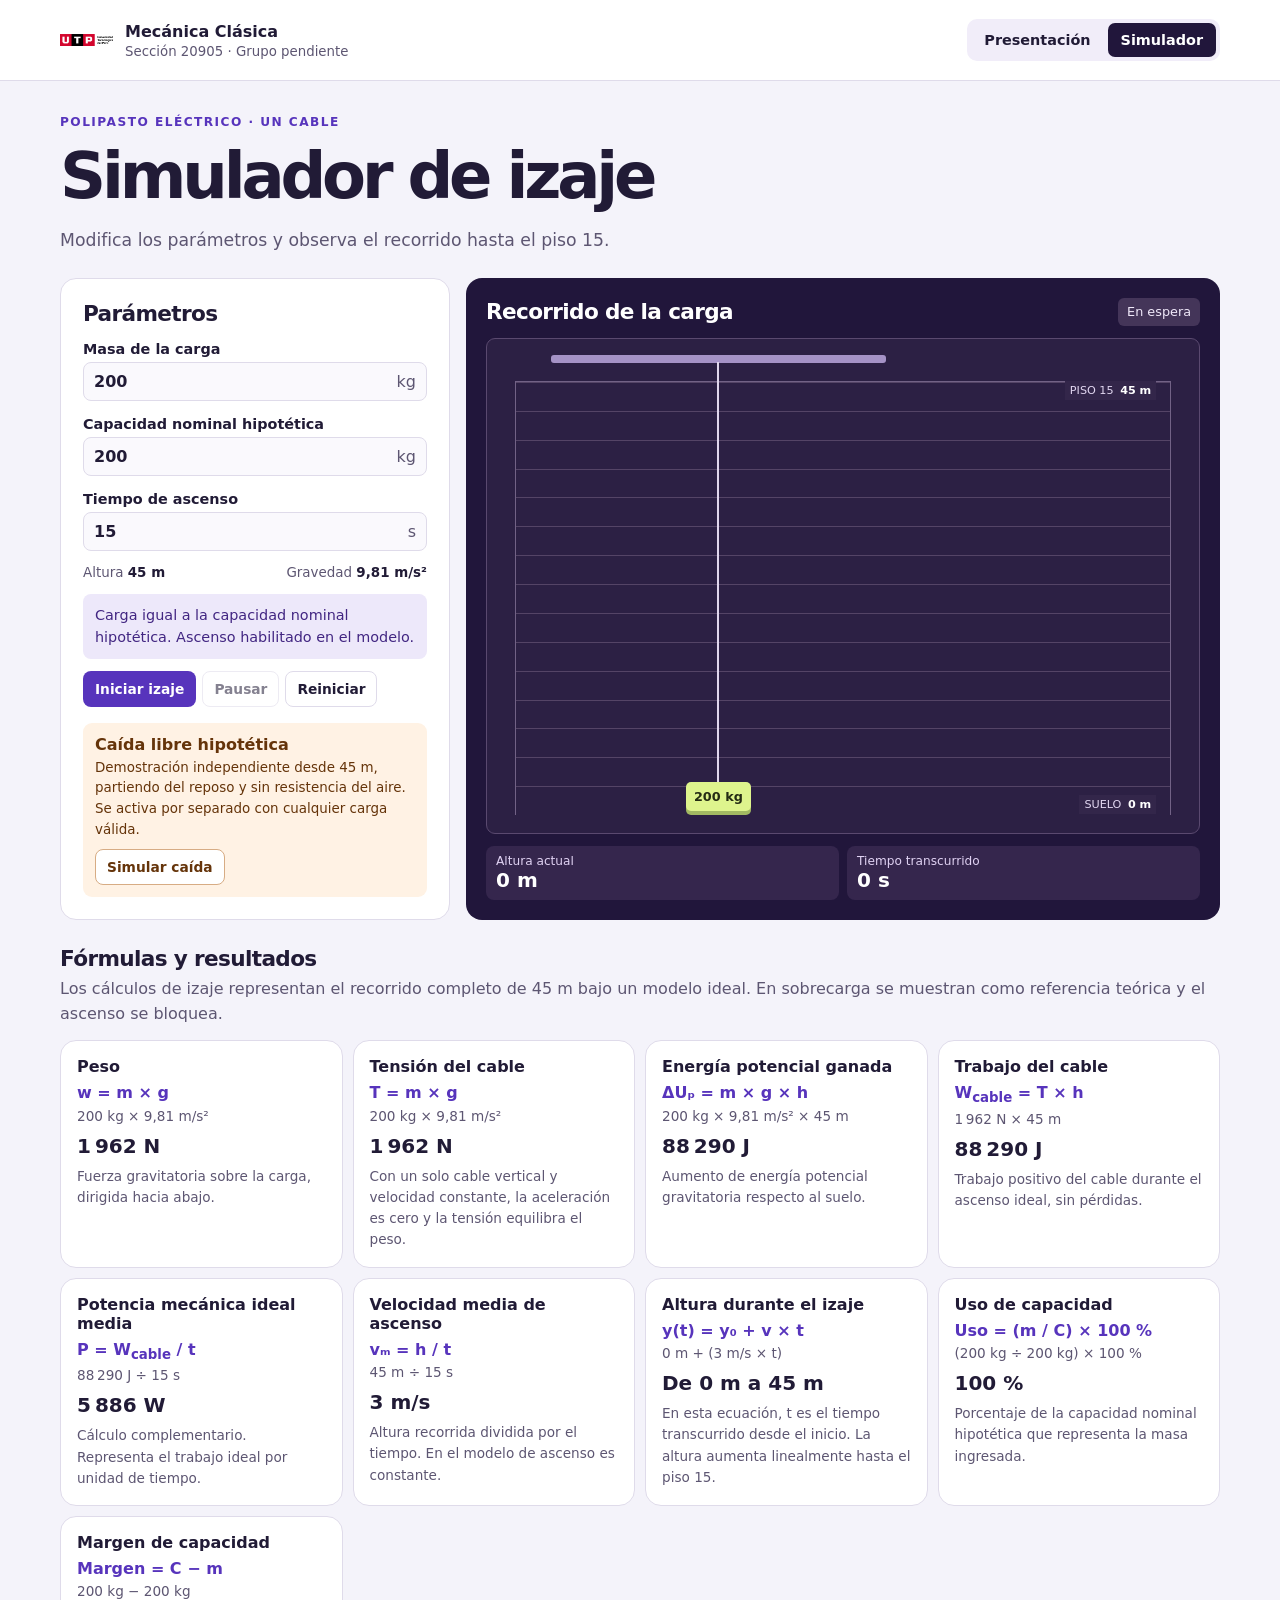
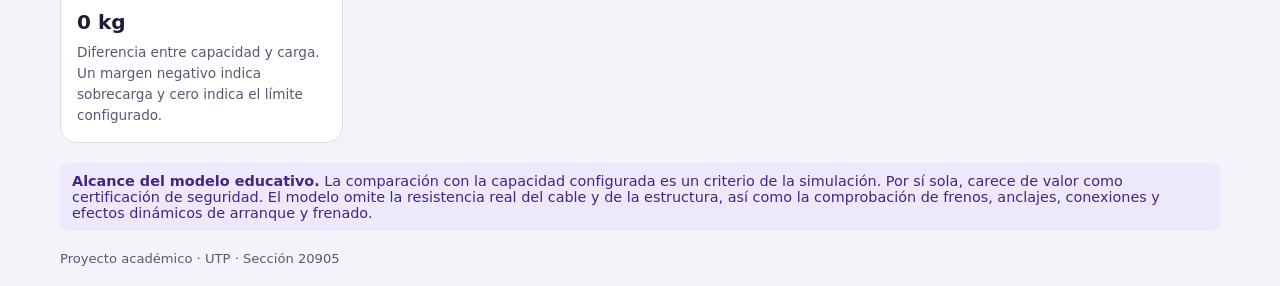
<file: simulador.html>
<!doctype html>
<html lang="es-PE">
<head>
<meta charset="utf-8">
<meta name="viewport" content="width=device-width, initial-scale=1">
<title>Simulador de izaje · Grupo pendiente · Sección 20905 · UTP</title>
<link rel="stylesheet" href="css/estilos.css">
<script defer src="js/navegacion.js"></script>
<script defer src="js/formulas.js"></script>
<script defer src="js/simulador.js"></script>
</head>
<body>
<header class="barra"><div class="contenedor cabecera">
  <div class="marca"><span class="logo" data-imagen="img/logo-utp.png" data-alt="Logo UTP">UTP</span><div><strong>Mecánica Clásica</strong><small>Sección 20905 · Grupo pendiente</small></div></div>
  <nav aria-label="Menú principal"><a href="index.html">Presentación</a><a href="simulador.html" aria-current="page">Simulador</a></nav>
</div></header>
<main class="contenedor">
  <div class="encabezado"><p class="etiqueta">Polipasto eléctrico · Un cable</p><h1>Simulador de izaje</h1><p class="introduccion">Modifica los parámetros y observa el recorrido hasta el piso 15.</p></div>
  <noscript><p class="aviso peligro">Activa JavaScript para usar la simulación y ver los cálculos.</p></noscript>
  <section class="laboratorio" aria-label="Área de simulación">
    <div class="panel configuracion">
      <h2>Parámetros</h2>
      <label for="masa">Masa de la carga</label><div class="campo"><input id="masa" type="number" value="200" min="0.01" max="1000000" step="any" required><span>kg</span></div>
      <label for="capacidad">Capacidad nominal hipotética</label><div class="campo"><input id="capacidad" type="number" value="200" min="0.01" max="1000000" step="any" required><span>kg</span></div>
      <label for="tiempo">Tiempo de ascenso</label><div class="campo"><input id="tiempo" type="number" value="15" min="0.1" max="3600" step="any" required><span>s</span></div>
      <div class="constantes"><span>Altura <strong>45 m</strong></span><span>Gravedad <strong>9,81 m/s²</strong></span></div>
      <p class="aviso" id="validacion" role="status"></p>
      <div class="botones"><button id="subir" type="button" disabled>Iniciar izaje</button><button id="pausar" type="button" disabled>Pausar</button><button id="reiniciar" type="button">Reiniciar</button></div>
      <div class="falla"><h3>Caída libre hipotética</h3><p>Demostración independiente desde 45 m, partiendo del reposo y sin resistencia del aire. Se activa por separado con cualquier carga válida.</p><button id="caer" type="button" disabled>Simular caída</button></div>
    </div>
    <div class="visor">
      <div class="visor-titulo"><h2>Recorrido de la carga</h2><p id="estado" role="status">En espera</p></div>
      <div class="escena" aria-hidden="true">
        <div class="edificio"></div>
        <div class="trayecto"><div class="viga"></div><div id="cable" class="cable"></div><div id="carga" class="carga">200 kg</div></div>
        <span class="marca-piso superior">PISO 15 <b>45 m</b></span><span class="marca-piso inferior">SUELO <b>0 m</b></span>
      </div>
      <div class="lecturas"><div><span>Altura actual</span><strong id="altura-actual">0 m</strong></div><div><span>Tiempo transcurrido</span><strong id="tiempo-actual">0 s</strong></div></div>
    </div>
  </section>
  <section class="calculos" aria-labelledby="titulo-calculos"><h2 id="titulo-calculos">Fórmulas y resultados</h2>
    <p>Los cálculos de izaje representan el recorrido completo de 45 m bajo un modelo ideal. En sobrecarga se muestran como referencia teórica y el ascenso se bloquea.</p>
    <div id="formulas" class="rejilla-formulas"></div>
    <div id="formulas-caida" class="rejilla-formulas" hidden></div>
  </section>
  <aside class="aviso seguridad"><strong>Alcance del modelo educativo.</strong> La comparación con la capacidad configurada es un criterio de la simulación. Por sí sola, carece de valor como certificación de seguridad. El modelo omite la resistencia real del cable y de la estructura, así como la comprobación de frenos, anclajes, conexiones y efectos dinámicos de arranque y frenado.</aside>
</main>
<footer class="contenedor pie">Proyecto académico · UTP · Sección 20905</footer>
</body></html>
</file>
<file: css/estilos.css>
:root {
  color-scheme: light;
  --fondo: #f4f3fa;
  --papel: #fff;
  --tinta: #211b36;
  --muted: #5d5672;
  --borde: #dfdbea;
  --acento: #5734bc;
  --oscuro: #21163b;
  --lima: #def48d;
  font-family: "Aptos", "Segoe UI", system-ui, sans-serif;
  color: var(--tinta);
  background: var(--fondo);
}
* { box-sizing: border-box; }
body { margin: 0; }
[hidden] { display: none !important; }
.contenedor { width: min(1160px, calc(100% - 40px)); margin-inline: auto; }
.barra { background: var(--papel); border-bottom: 1px solid var(--borde); }
.cabecera { display: flex; justify-content: space-between; align-items: center; gap: 16px; min-height: 80px; }
.marca { display: flex; align-items: center; gap: 12px; }
.marca small { display: block; color: var(--muted); margin-top: 3px; }
.logo { display: grid; place-items: center; width: 53px; height: 43px; background: var(--oscuro); color: white; border-radius: 8px; font-weight: 850; }
.logo:has(img) { background: transparent; }
.logo img { width: 100%; height: 100%; object-fit: contain; }
nav { display: flex; gap: 4px; background: #f1edf9; border-radius: 10px; padding: 4px; }
nav a { padding: 9px 13px; text-decoration: none; color: var(--tinta); border-radius: 7px; font-weight: 650; font-size: .9rem; }
nav a[aria-current] { background: var(--oscuro); color: white; }
:focus-visible { outline: 3px solid #875cf0; outline-offset: 3px; }
h1, h2, h3, p, figure { margin: 0; }
h1 { font-size: clamp(2.65rem, 6.3vw, 5.35rem); line-height: 1.02; letter-spacing: -.065em; }
h2 { font-size: 1.35rem; letter-spacing: -.03em; }
h3 { font-size: 1rem; }
p { line-height: 1.55; }
.etiqueta { font-size: .76rem; font-weight: 800; text-transform: uppercase; letter-spacing: .12em; color: var(--acento); margin-bottom: 12px; }
.introduccion { font-size: 1.08rem; color: var(--muted); margin-top: 18px; max-width: 54ch; }
.portada { margin-top: 36px; background: var(--oscuro); color: white; border-radius: 24px; padding: clamp(24px, 5vw, 64px); display: grid; grid-template-columns: 1.3fr 1fr; align-items: center; gap: clamp(20px, 5vw, 58px); }
.portada .etiqueta, .portada em { color: var(--lima); }
.portada em { font-style: normal; white-space: nowrap; }
.portada .introduccion, .portada dt, figcaption { color: #d3c7e8; }
.ficha { display: flex; flex-wrap: wrap; gap: 18px 24px; border-top: 1px solid #514365; padding-top: 18px; margin: 24px 0 0; }
.ficha dt { font-size: .82rem; }
.ficha dd { margin: 4px 0 0; font-weight: 740; }
.curso { min-width: 0; }
.curso img { width: 100%; aspect-ratio: 1; object-fit: contain; border-radius: 12px; background: #2b2044; }
figcaption { font-size: .8rem; padding-top: 9px; }
.esquema-portada { position: relative; aspect-ratio: 1; overflow: hidden; border: 1px solid #62517a; border-radius: 14px; background: repeating-linear-gradient(0deg, transparent 0 23px, #534367 24px), repeating-linear-gradient(90deg, transparent 0 23px, #534367 24px), #33254d; }
.viga { position: absolute; top: 0; width: 100%; height: 8px; border-radius: 3px; background: #a592c6; }
.esquema-portada .viga { top: 16%; left: 15%; width: 70%; }
.gancho { position: absolute; width: 3px; top: 17%; bottom: 42%; left: 50%; background: #d7c9ec; }
.caja, .carga { display: grid; place-items: center; background: var(--lima); color: #252c14; border-radius: 5px; font-weight: 850; box-shadow: 0 4px 0 #a2b962; }
.caja { position: absolute; top: 58%; left: 34%; width: 32%; height: 18%; }
.nivel { position: absolute; right: 5%; bottom: 10%; font-size: .72rem; letter-spacing: .1em; color: #e5daf6; }
.presentacion-extra { display: grid; grid-template-columns: 1.35fr 1fr; gap: 16px; margin-top: 16px; }
.panel { background: var(--papel); border: 1px solid var(--borde); border-radius: 16px; padding: 22px; }
.equipo { margin-top: 16px; }
.equipo .etiqueta { margin-bottom: 6px; }
.integrantes { display: grid; grid-template-columns: repeat(3, minmax(0, 1fr)); gap: 10px; list-style: none; padding: 0; margin: 18px 0 0; }
.integrantes li { display: flex; align-items: center; gap: 12px; min-width: 0; min-height: 72px; padding: 12px; border: 1px solid var(--borde); border-radius: 12px; background: #f8f6fc; font-size: .87rem; font-weight: 720; line-height: 1.35; }
.avatar-integrante { display: grid; place-items: center; width: 54px; height: 54px; flex: none; overflow: hidden; border: 1px solid #d5cde5; border-radius: 50%; background: #eeeaf6; color: var(--acento); }
.avatar-integrante svg, .avatar-integrante img { width: 100%; height: 100%; }
.avatar-integrante svg { padding: 12px; fill: none; stroke: currentColor; stroke-linecap: round; stroke-linejoin: round; stroke-width: 1.6; }
.avatar-integrante img { object-fit: cover; }
.nombre-integrante { overflow-wrap: anywhere; }
.alcance p:last-child { color: var(--muted); margin-top: 8px; }
.docente { display: flex; align-items: center; gap: 16px; }
.foto { border: 1px dashed #aa9dbf; width: 91px; height: 91px; flex: none; color: var(--muted); background: #f3effa; display: grid; place-items: center; text-align: center; border-radius: 10px; overflow: hidden; font-size: .8rem; }
.foto img { width: 100%; height: 100%; object-fit: cover; }
.encabezado { padding: 32px 0 24px; }
.encabezado h1 { font-size: clamp(2.5rem, 5vw, 4.6rem); }
.laboratorio { display: grid; grid-template-columns: minmax(310px, 390px) 1fr; gap: 16px; }
.configuracion label { display: block; font-weight: 640; font-size: .9rem; margin: 15px 0 5px; }
.campo { display: flex; align-items: center; border: 1px solid var(--borde); border-radius: 8px; background: #faf9fd; }
.campo input { font: inherit; color: inherit; font-weight: 720; background: transparent; border: 0; border-radius: 8px; min-width: 0; width: 100%; padding: 9px 10px; }
.campo span { flex: none; color: var(--muted); padding-inline: 10px; }
.constantes { display: flex; justify-content: space-between; flex-wrap: wrap; gap: 6px; color: var(--muted); margin: 14px 0; font-size: .84rem; }
.constantes strong { color: var(--tinta); }
.aviso { padding: 10px 12px; border-radius: 8px; font-size: .9rem; background: #ede8fa; color: #422682; }
.peligro { background: #fde8eb; color: #8e1734; }
.botones { display: flex; gap: 6px; flex-wrap: wrap; margin-top: 12px; }
button { font: inherit; font-weight: 700; font-size: .86rem; padding: 9px 11px; border: 1px solid var(--borde); border-radius: 8px; background: white; color: var(--tinta); cursor: pointer; }
button:hover:not(:disabled) { box-shadow: inset 0 0 0 1px currentColor; }
button:disabled { opacity: .55; cursor: default; }
#subir { background: var(--acento); color: white; border-color: transparent; }
.falla { margin-top: 16px; padding: 12px; background: #fff2e4; border-radius: 9px; color: #65340a; }
.falla p { margin: 4px 0 8px; font-size: .84rem; }
.falla button { border-color: #d7ac84; color: inherit; }
.visor { --avance: 0; background: var(--oscuro); color: white; padding: 20px; border-radius: 16px; display: flex; flex-direction: column; gap: 12px; min-width: 0; }
.visor-titulo { display: flex; flex-wrap: wrap; align-items: center; justify-content: space-between; gap: 6px; }
#estado { background: #443559; color: #f0e9fa; font-size: .8rem; padding: 4px 9px; border-radius: 6px; }
.escena { min-height: 300px; flex: 1; position: relative; overflow: hidden; background: #2c2044; border: 1px solid #5a496f; border-radius: 9px; }
.edificio { position: absolute; inset: 42px 4% 18px 4%; border: 1px solid #726286; border-bottom: 0; background: repeating-linear-gradient(to top, transparent 0 calc(100% / 15 - 1px), #544466 calc(100% / 15 - 1px) calc(100% / 15)); }
.trayecto { position: absolute; top: 16px; bottom: 18px; left: 9%; width: 47%; --posicion: calc(100% - 33px - (100% - 75px) * var(--avance)); }
.cable { position: absolute; left: calc(50% - 1px); top: 7px; height: calc(var(--posicion) - 7px); width: 2px; background: #e0d6ec; }
.carga { position: absolute; left: 0; right: 0; margin-inline: auto; width: max-content; max-width: 100%; padding: 0 8px; top: var(--posicion); height: 29px; font-size: .8rem; }
.modo-caida .cable { visibility: hidden; }
.modo-caida .carga { background: #ffc08a; box-shadow: 0 4px 0 #c37c46; }
.modo-caida #estado { color: #2d1708; background: #ffc08a; }
.marca-piso { position: absolute; right: 6%; font-size: .7rem; color: #e1d6f0; background: #33264a; padding: 3px 5px; white-space: nowrap; }
.marca-piso b { color: white; padding-left: 3px; }
.superior { top: 42px; }
.inferior { bottom: 19px; }
.lecturas { display: grid; grid-template-columns: 1fr 1fr; gap: 8px; }
.lecturas div { background: #35264d; border-radius: 8px; padding: 8px 10px; }
.lecturas span { display: block; color: #e0d2f3; font-size: .76rem; }
.lecturas strong { font-variant-numeric: tabular-nums; font-size: 1.25rem; }
.calculos { margin-top: 26px; }
.calculos > p { color: var(--muted); margin: 6px 0 14px; }
.rejilla-formulas { display: grid; grid-template-columns: repeat(auto-fit, minmax(min(100%, 245px), 1fr)); gap: 10px; }
#formulas-caida { margin-top: 10px; }
#formulas-caida .tarjeta { border-color: #edc7a7; background: #fffaf5; }
.tarjeta { padding: 16px; overflow-wrap: anywhere; }
.ecuacion { color: var(--acento); font-weight: 750; margin-top: 5px; }
.sustitucion, .explicacion { color: var(--muted); font-size: .85rem; }
.resultado { font-weight: 850; font-size: 1.25rem; margin: 4px 0; }
.seguridad { margin-top: 20px; }
.pie { color: var(--muted); font-size: .82rem; padding-block: 20px; }
@media (max-width: 760px) {
  .portada, .presentacion-extra, .laboratorio { grid-template-columns: 1fr; }
  .integrantes { grid-template-columns: repeat(2, minmax(0, 1fr)); }
  .curso { max-width: 500px; }
}
@media (max-width: 460px) {
  .contenedor { width: calc(100% - 24px); }
  .cabecera { align-items: flex-start; flex-direction: column; padding-block: 12px; gap: 10px; }
  .visor, .panel { padding: 14px; }
  .integrantes { grid-template-columns: 1fr; }
}
</file>
